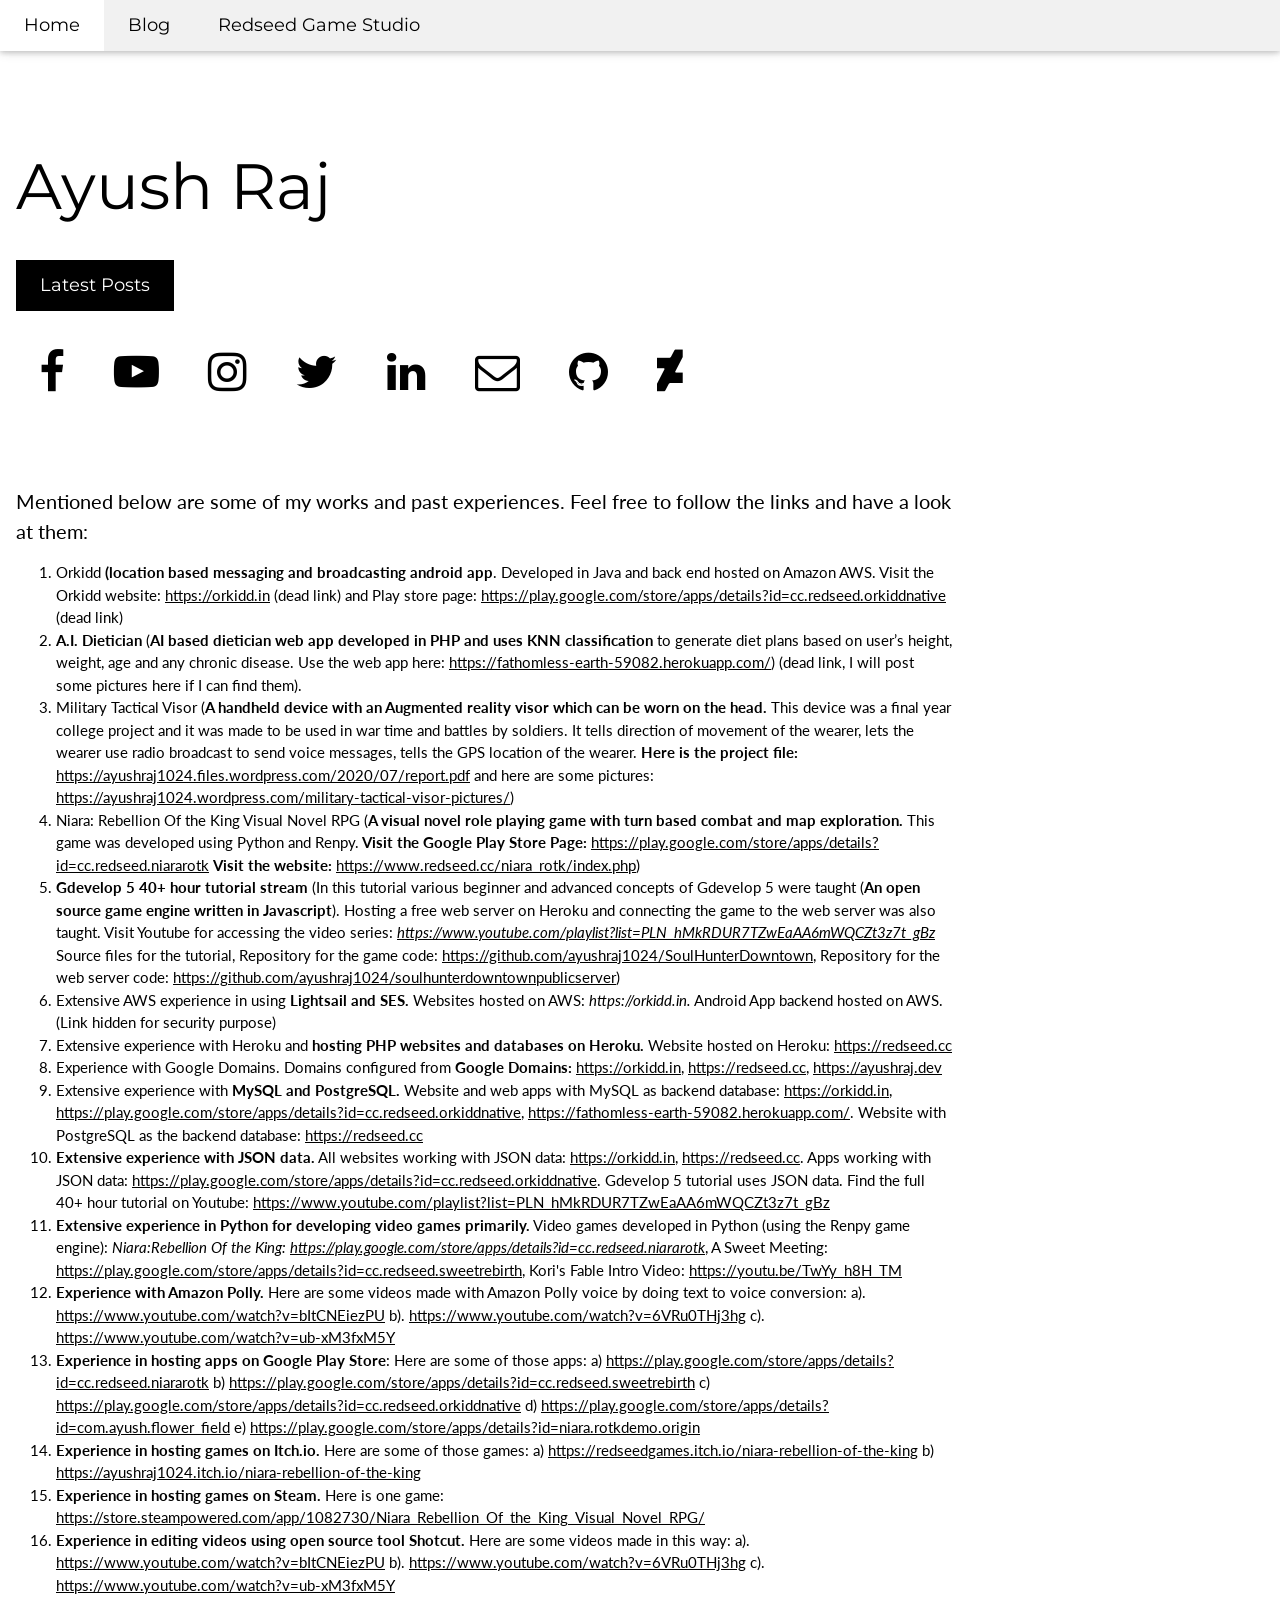
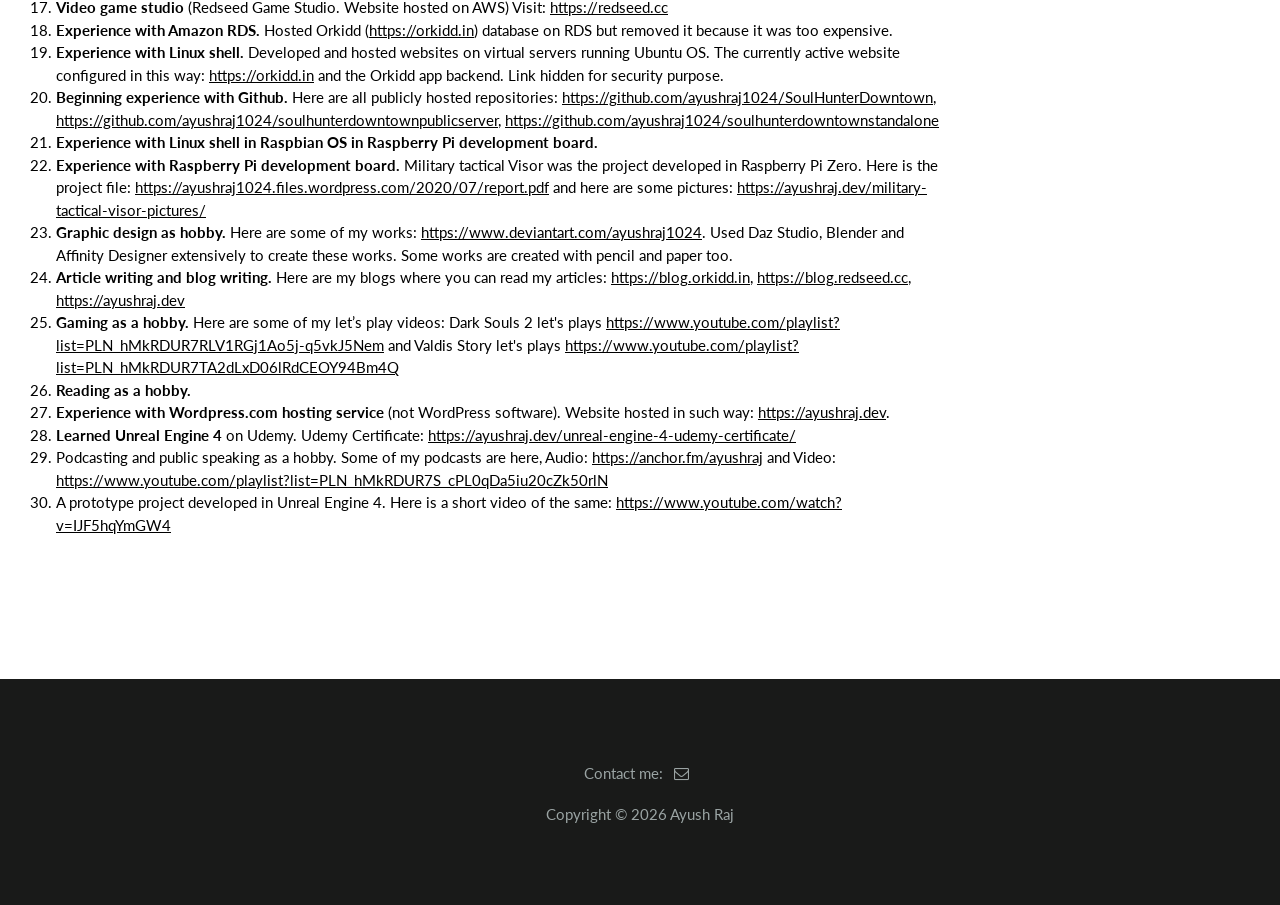
<file: index.html>
<!DOCTYPE html>
<html lang="en">
<head>
<title>Ayush Raj</title>
<meta charset="UTF-8">
<meta name="viewport" content="width=device-width, initial-scale=1">
<link rel="stylesheet" href="https://www.w3schools.com/w3css/4/w3.css">
<link rel="stylesheet" href="fontawesome.min.css">
<link rel="stylesheet" href="https://fonts.googleapis.com/css?family=Lato">
<link rel="stylesheet" href="https://fonts.googleapis.com/css?family=Montserrat">
<link rel="stylesheet" href="https://cdnjs.cloudflare.com/ajax/libs/font-awesome/4.7.0/css/font-awesome.min.css">
<style>
body,h1,h2,h3,h4,h5,h6 {font-family: "Lato", sans-serif}
.w3-bar,h1,button {font-family: "Montserrat", sans-serif}
.fa-anchor,.fa-coffee {font-size:200px}
</style>
</head>
<body style="background-color: #191A19;">

<script>
  window.onload = function() {
    document.getElementById("year").innerHTML = new Date().getFullYear();
    var slideIndex = 0;
    carousel();
    function carousel() {
      var i;
      var x = document.getElementsByClassName("mySlides");
      for (i = 0; i < x.length; i++) {
        x[i].style.display = "none";
      }
      slideIndex++;
      if (slideIndex > x.length) {slideIndex = 1}
      x[slideIndex-1].style.display = "block";
      setTimeout(carousel, 2000); // Change image every 2 seconds
  }
  }
</script>

<!-- Navbar -->
<div class="w3-top">
  <div class="w3-bar w3-light-grey w3-card w3-left-align w3-large">
    <a class="w3-bar-item w3-button w3-hide-medium w3-hide-large w3-right w3-padding-large w3-hover-white w3-large w3-light-grey" href="javascript:void(0);" onclick="myFunction()" title="Toggle Navigation Menu"><i class="fa fa-bars"></i></a>
    <a href="https://ayushraj.dev" class="w3-bar-item w3-button w3-padding-large w3-white">Home</a>
    <a href="blog/index.html" class="w3-bar-item w3-button w3-hide-small w3-padding-large w3-hover-white">Blog</a>
    <a href="https://redseed.cc" class="w3-bar-item w3-button w3-hide-small w3-padding-large w3-hover-white">Redseed Game Studio</a>
  </div>

  <!-- Navbar on small screens -->
  <div id="navDemo" class="w3-bar-block w3-light-grey w3-hide w3-hide-large w3-hide-medium w3-large">
    <a href="blog/index.html" class="w3-bar-item w3-button w3-padding-large">Blog</a>
    <a href="https://redseed.cc" class="w3-bar-item w3-button w3-padding-large">Redseed Game Studio</a>
  </div>
</div>

<!-- Header -->
<header class="w3-container w3-white" style="padding:128px 16px;">
    <div class="w3-row">
        <div class="w3-col m4 l3">
            <!-- <img src="images/without_tie.png" class="w3-image"/> -->
        </div>
        <div class="w3-col m8 l9">
            <h1 class="w3-jumbo">Ayush Raj</h1>
            <a href='blog/index.html'><button class="w3-button w3-black w3-padding-large w3-large w3-margin-top">Latest Posts</button></a>
            <div class="w3-row" style="margin-top:1em;">
                <a href='https://www.facebook.com/ayushraj1024'><i class="fa fa-facebook" aria-hidden="true" style="font-size: 3em; padding:0.5em;"></i></a>
                <a href='https://youtube.com/c/ayushraj1024'><i class="fa fa-youtube-play" aria-hidden="true" style="font-size: 3em; padding:0.5em;"></i></a>
                <a href='https://www.instagram.com/ayushraj1024/'><i class="fa fa-instagram" aria-hidden="true" style="font-size: 3em; padding:0.5em;"></i></a>
                <a href='https://twitter.com/ayushraj1024'><i class="fa fa-twitter" aria-hidden="true" style="font-size: 3em; padding:0.5em;"></i></a>
                <a href='https://www.linkedin.com/in/ayushraj1024/'><i class="fa fa-linkedin" aria-hidden="true" style="font-size: 3em; padding:0.5em;"></i></a>
                <a href='mailto://ayushraj1024@gmail.com'><i class="fa fa-envelope-o" aria-hidden="true" style="font-size: 3em; padding:0.5em;"></i></a>
                <a href='https://github.com/ayushraj1024'><i class="fa fa-github" aria-hidden="true" style="font-size: 3em; padding:0.5em;"></i></a>
                <a href='https://www.deviantart.com/ayushraj1024'><i class="fa fa-deviantart" aria-hidden="true" style="font-size: 3em; padding:0.5em;"></i></a>
            </div>
        </div>
        <div class="w3-col m8 l9" style="margin-top:4em;">
          <h4>Mentioned below are some of my works and past experiences. Feel free to follow the links and have a look at them:</h4>
          <div style="margin-top:1em;">
              <ol>
                <li>Orkidd <strong>(location based messaging and broadcasting android app</strong>. Developed in Java and back end hosted on Amazon AWS. Visit the Orkidd website: <a href="https://orkidd.in">https://orkidd.in</a> (dead link) and Play store page: <a href="https://play.google.com/store/apps/details?id=cc.redseed.orkiddnative">https://play.google.com/store/apps/details?id=cc.redseed.orkiddnative</a> (dead link)</li>
                <li><strong>A.I. Dietician</strong> (<strong>AI based dietician web app developed in PHP and uses KNN classification</strong> to generate diet plans based on user’s height, weight, age and any chronic disease. Use the web app here: <a href="https://fathomless-earth-59082.herokuapp.com/">https://fathomless-earth-59082.herokuapp.com/</a>) (dead link, I will post some pictures here if I can find them).</li>
                <li>Military Tactical Visor (<strong>A handheld device with an Augmented reality visor which can be worn on the head.</strong> This device was a final year college project and it was made to be used in war time and battles by soldiers. It tells direction of movement of the wearer, lets the wearer use radio broadcast to send voice messages, tells the GPS location of the wearer. <strong>Here is the project file: </strong><a href="https://ayushraj1024.files.wordpress.com/2020/07/report.pdf">https://ayushraj1024.files.wordpress.com/2020/07/report.pdf</a> and here are some pictures: <a href="https://ayushraj1024.wordpress.com/military-tactical-visor-pictures/">https://ayushraj1024.wordpress.com/military-tactical-visor-pictures/</a>)</li>
                <li>Niara: Rebellion Of the King Visual Novel RPG (<strong>A visual novel role playing game with turn based combat and map exploration.</strong> This game was developed using Python and Renpy.<strong> Visit the Google Play Store Page: </strong><a href="https://play.google.com/store/apps/details?id=cc.redseed.niararotk">https://play.google.com/store/apps/details?id=cc.redseed.niararotk</a> <strong>Visit the website: </strong><a href="https://www.redseed.cc/niara_rotk/index.php">https://www.redseed.cc/niara_rotk/index.php</a>)</li>
                <li><strong>Gdevelop 5 40+ hour tutorial stream</strong> (In this tutorial various beginner and advanced concepts of Gdevelop 5 were taught (<strong>An open source game engine written in Javascript</strong>). Hosting a free web server on Heroku and connecting the game to the web server was also taught. Visit Youtube for accessing the video series:<em> <a href="https://www.youtube.com/playlist?list=PLN_hMkRDUR7TZwEaAA6mWQCZt3z7t_gBz">https://www.youtube.com/playlist?list=PLN_hMkRDUR7TZwEaAA6mWQCZt3z7t_gBz</a></em> Source files for the tutorial, Repository for the game code: <a href="https://github.com/ayushraj1024/SoulHunterDowntown">https://github.com/ayushraj1024/SoulHunterDowntown</a>, Repository for the web server code: <a href="https://github.com/ayushraj1024/soulhunterdowntownpublicserver">https://github.com/ayushraj1024/soulhunterdowntownpublicserver</a>)</li>
                <li>Extensive AWS experience in using<strong> Lightsail and SES. </strong>Websites hosted on AWS: <em>https://orkidd.in.</em> Android App backend hosted on AWS. (Link hidden for security purpose)</li>
                <li>Extensive experience with Heroku and <strong>hosting PHP websites and databases on Heroku.</strong> Website hosted on Heroku: <a href="https://redseed.cc">https://redseed.cc</a></li>
                <li>Experience with Google Domains. Domains configured from <strong>Google Domains:</strong> <a href="https://orkidd.in">https://orkidd.in</a>, <a href="https://redseed.cc">https://redseed.cc</a>, <a href="https://ayushraj.dev">https://ayushraj.dev</a></li>
                <li>Extensive experience with <strong>MySQL and PostgreSQL.</strong> Website and web apps with MySQL as backend database: <a href="https://orkidd.in">https://orkidd.in</a>, <a href="https://play.google.com/store/apps/details?id=cc.redseed.orkiddnative">https://play.google.com/store/apps/details?id=cc.redseed.orkiddnative</a>, <a href="https://fathomless-earth-59082.herokuapp.com/">https://fathomless-earth-59082.herokuapp.com/</a>. Website with PostgreSQL as the backend database: <a href="https://redseed.cc">https://redseed.cc</a></li>
                <li><strong>Extensive experience with JSON data.</strong> All websites working with JSON data: <a href="https://orkidd.in">https://orkidd.in</a>, <a href="https://redseed.cc">https://redseed.cc</a>. Apps working with JSON data: <a href="https://play.google.com/store/apps/details?id=cc.redseed.orkiddnative">https://play.google.com/store/apps/details?id=cc.redseed.orkiddnative</a>. Gdevelop 5 tutorial uses JSON data. Find the full 40+ hour tutorial on Youtube: <a href="https://www.youtube.com/playlist?list=PLN_hMkRDUR7TZwEaAA6mWQCZt3z7t_gBz">https://www.youtube.com/playlist?list=PLN_hMkRDUR7TZwEaAA6mWQCZt3z7t_gBz</a></li>
                <li><strong>Extensive experience in Python for developing video games primarily.</strong> Video games developed in Python (using the Renpy game engine): <em>Niara:Rebellion Of the King: <a href="https://play.google.com/store/apps/details?id=cc.redseed.niararotk">https://play.google.com/store/apps/details?id=cc.redseed.niararotk</a></em>, A Sweet Meeting: <a href="https://play.google.com/store/apps/details?id=cc.redseed.sweetrebirth">https://play.google.com/store/apps/details?id=cc.redseed.sweetrebirth</a>, Kori's Fable Intro Video: <a href="https://youtu.be/TwYy_h8H_TM">https://youtu.be/TwYy_h8H_TM</a></li>
                <li><strong>Experience with Amazon Polly.</strong> Here are some videos made with Amazon Polly voice by doing text to voice conversion: a). <a href="https://www.youtube.com/watch?v=bItCNEiezPU">https://www.youtube.com/watch?v=bItCNEiezPU</a> b). <a href="https://www.youtube.com/watch?v=6VRu0THj3hg">https://www.youtube.com/watch?v=6VRu0THj3hg</a> c). <a href="https://www.youtube.com/watch?v=ub-xM3fxM5Y">https://www.youtube.com/watch?v=ub-xM3fxM5Y</a></li>
                <li><strong>Experience in hosting apps on Google Play Store</strong>: Here are some of those apps: a) <a href="https://play.google.com/store/apps/details?id=cc.redseed.niararotk">https://play.google.com/store/apps/details?id=cc.redseed.niararotk</a> b) <a href="https://play.google.com/store/apps/details?id=cc.redseed.sweetrebirth">https://play.google.com/store/apps/details?id=cc.redseed.sweetrebirth</a> c) <a href="https://play.google.com/store/apps/details?id=cc.redseed.orkiddnative">https://play.google.com/store/apps/details?id=cc.redseed.orkiddnative</a> d) <a href="https://play.google.com/store/apps/details?id=com.ayush.flower_field">https://play.google.com/store/apps/details?id=com.ayush.flower_field</a> e) <a href="https://play.google.com/store/apps/details?id=niara.rotkdemo.origin">https://play.google.com/store/apps/details?id=niara.rotkdemo.origin</a></li>
                <li><strong>Experience in hosting games on Itch.io.</strong> Here are some of those games: a) <a href="https://redseedgames.itch.io/niara-rebellion-of-the-king">https://redseedgames.itch.io/niara-rebellion-of-the-king</a> b) <a href="https://ayushraj1024.itch.io/niara-rebellion-of-the-king">https://ayushraj1024.itch.io/niara-rebellion-of-the-king</a></li>
                <li><strong>Experience in hosting games on Steam.</strong> Here is one game: <a href="https://store.steampowered.com/app/1082730/Niara_Rebellion_Of_the_King_Visual_Novel_RPG/">https://store.steampowered.com/app/1082730/Niara_Rebellion_Of_the_King_Visual_Novel_RPG/</a></li>
                <li><strong>Experience in editing videos using open source tool Shotcut. </strong>Here are some videos made in this way: a). <a href="https://www.youtube.com/watch?v=bItCNEiezPU">https://www.youtube.com/watch?v=bItCNEiezPU</a> b). <a href="https://www.youtube.com/watch?v=6VRu0THj3hg">https://www.youtube.com/watch?v=6VRu0THj3hg</a> c). <a href="https://www.youtube.com/watch?v=ub-xM3fxM5Y">https://www.youtube.com/watch?v=ub-xM3fxM5Y</a></li>
                <li><strong>Video game studio</strong> (Redseed Game Studio. Website hosted on AWS) Visit: <a href="https://redseed.cc">https://redseed.cc</a></li>
                <li><strong>Experience with Amazon RDS.</strong> Hosted Orkidd (<a href="https://orkidd.in">https://orkidd.in</a>) database on RDS but removed it because it was too expensive.</li>
                <li><strong>Experience with Linux shell.</strong> Developed and hosted websites on virtual servers running Ubuntu OS. The currently active website configured in this way: <a href="https://orkidd.in">https://orkidd.in</a> and the Orkidd app backend. Link hidden for security purpose.</li>
                <li><strong>Beginning experience with Github.</strong> Here are all publicly hosted repositories: <a href="https://github.com/ayushraj1024/SoulHunterDowntown">https://github.com/ayushraj1024/SoulHunterDowntown</a>, <a href="https://github.com/ayushraj1024/soulhunterdowntownpublicserver">https://github.com/ayushraj1024/soulhunterdowntownpublicserver</a>, <a href="https://github.com/ayushraj1024/soulhunterdowntownstandalone">https://github.com/ayushraj1024/soulhunterdowntownstandalone</a></li>
                <li><strong>Experience with Linux shell in Raspbian OS in Raspberry Pi development board.</strong></li>
                <li><strong>Experience with Raspberry Pi development board.</strong> Military tactical Visor was the project developed in Raspberry Pi Zero. Here is the project file: <a href="https://ayushraj1024.files.wordpress.com/2020/07/report.pdf">https://ayushraj1024.files.wordpress.com/2020/07/report.pdf</a> and here are some pictures: <a href="https://ayushraj.dev/military-tactical-visor-pictures/">https://ayushraj.dev/military-tactical-visor-pictures/</a></li>
                <li><strong>Graphic design as hobby.</strong> Here are some of my works: <a href="https://www.deviantart.com/ayushraj1024">https://www.deviantart.com/ayushraj1024</a>. Used Daz Studio, Blender and Affinity Designer extensively to create these works. Some works are created with pencil and paper too.</li>
                <li><strong>Article writing and blog writing.</strong> Here are my blogs where you can read my articles: <a href="https://blog.orkidd.in">https://blog.orkidd.in</a>, <a href="https://blog.redseed.cc">https://blog.redseed.cc</a>, <a href="https://ayushraj.dev">https://ayushraj.dev</a></li>
                <li><strong>Gaming as a hobby.</strong> Here are some of my let’s play videos: Dark Souls 2 let's plays <a href="https://www.youtube.com/playlist?list=PLN_hMkRDUR7RLV1RGj1Ao5j-q5vkJ5Nem">https://www.youtube.com/playlist?list=PLN_hMkRDUR7RLV1RGj1Ao5j-q5vkJ5Nem</a> and Valdis Story let's plays <a href="https://www.youtube.com/playlist?list=PLN_hMkRDUR7TA2dLxD06lRdCEOY94Bm4Q">https://www.youtube.com/playlist?list=PLN_hMkRDUR7TA2dLxD06lRdCEOY94Bm4Q</a></li>
                <li><strong>Reading as a hobby.</strong></li>
                <li><strong>Experience with Wordpress.com hosting service</strong> (not WordPress software). Website hosted in such way: <a href="https://ayushraj.dev">https://ayushraj.dev</a>.</li>
                <li><strong>Learned Unreal Engine 4</strong> on Udemy. Udemy Certificate: <a href="https://ayushraj.dev/unreal-engine-4-udemy-certificate/">https://ayushraj.dev/unreal-engine-4-udemy-certificate/</a></li>
                <li>Podcasting and public speaking as a hobby. Some of my podcasts are here, Audio: <a href="https://anchor.fm/ayushraj">https://anchor.fm/ayushraj</a> and Video: <a href="https://www.youtube.com/playlist?list=PLN_hMkRDUR7S_cPL0qDa5iu20cZk50rlN">https://www.youtube.com/playlist?list=PLN_hMkRDUR7S_cPL0qDa5iu20cZk50rlN</a></li>
                <li>A prototype project developed in Unreal Engine 4. Here is a short video of the same: <a href="https://www.youtube.com/watch?v=IJF5hqYmGW4">https://www.youtube.com/watch?v=IJF5hqYmGW4</a></li>
              </ol>
          </div>
      </div>
    </div>
</header>

<!-- First Grid -->
<!-- <div class="w3-row-padding w3-padding-64 w3-container">
  <div class="w3-content">
      <p style="color:azure;">I used to have a cloudGIS and Geoserver but now I don't. This site is hosted on Github Pages. Thank you Mircrosoft for helping us poor people. Lol.</p>
      <p style="color:azure;">Contact me: <a href='mailto://ayushraj1024@gmail.com'><i class="fa fa-envelope-o" aria-hidden="true" style="font-size: 1em; padding:0.5em;"></i></a> </p>
  </div>
</div> -->

<!-- Second Grid -->
<!--<div class="w3-row-padding w3-light-grey w3-padding-64 w3-container">
  <div class="w3-content">
    <div class="w3-third w3-center">
      <i class="fa fa-coffee w3-padding-64 w3-text-red w3-margin-right"></i>
    </div>

    <div class="w3-twothird">
      <h1>Lorem Ipsum</h1>
      <h5 class="w3-padding-32">Lorem ipsum dolor sit amet, consectetur adipiscing elit, sed do eiusmod tempor incididunt ut labore et dolore magna aliqua. Ut enim ad minim veniam, quis nostrud exercitation ullamco laboris nisi ut aliquip ex ea commodo consequat.</h5>

      <p class="w3-text-grey">Lorem ipsum dolor sit amet, consectetur adipiscing elit, sed do eiusmod tempor incididunt ut labore et dolore magna aliqua. Ut enim ad minim veniam, quis nostrud exercitation ullamco laboris nisi ut aliquip ex ea commodo consequat. Excepteur sint
        occaecat cupidatat non proident, sunt in culpa qui officia deserunt mollit anim id est laborum consectetur adipiscing elit, sed do eiusmod tempor incididunt ut labore et dolore magna aliqua. Ut enim ad minim veniam, quis nostrud exercitation ullamco
        laboris nisi ut aliquip ex ea commodo consequat.</p>
    </div>
  </div>
</div>

<div class="w3-container w3-black w3-center w3-opacity w3-padding-64">
    <h1 class="w3-margin w3-xlarge">Quote of the day: live life</h1>
</div>-->

<!-- Footer -->
<footer class="w3-container w3-padding-64 w3-center w3-opacity">  
 <p style="color:azure;">Contact me: <a href='mailto://ayushraj1024@gmail.com'><i class="fa fa-envelope-o" aria-hidden="true" style="font-size: 1em; padding:0.5em;"></i></a> </p>
 <p style="color:azure">Copyright © <span id="year"></span> Ayush Raj</p>
</footer>

<script>
// Used to toggle the menu on small screens when clicking on the menu button
function myFunction() {
  var x = document.getElementById("navDemo");
  if (x.className.indexOf("w3-show") == -1) {
    x.className += " w3-show";
  } else { 
    x.className = x.className.replace(" w3-show", "");
  }
}
</script>

</body>
</html>
</file>
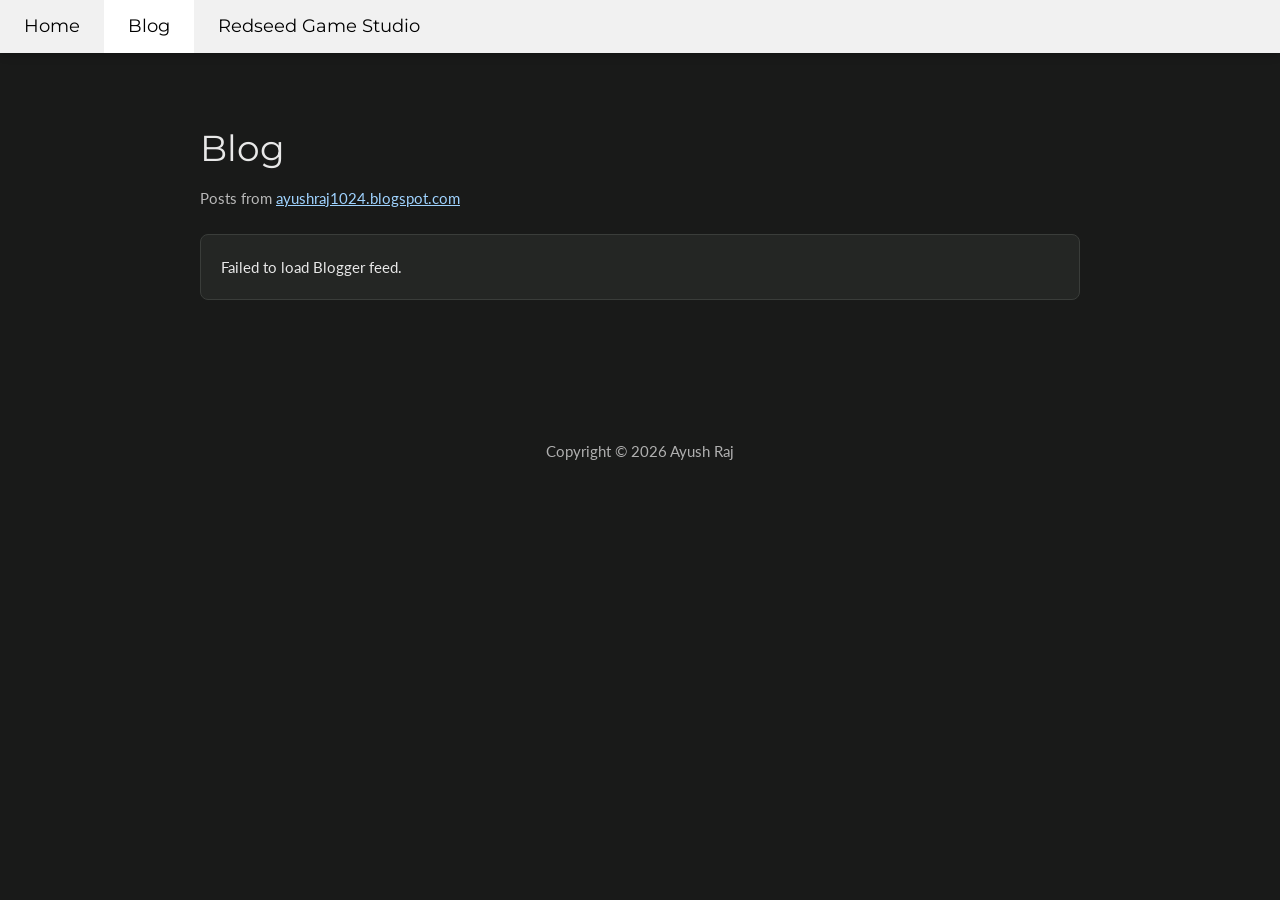
<file: blog/index.html>
<!DOCTYPE html>
<html lang="en">
<head>
  <title>Blog | Ayush Raj</title>
  <meta charset="UTF-8">
  <meta name="viewport" content="width=device-width, initial-scale=1">
  <meta name="description" content="Blog posts by Ayush Raj on software, game development, and technology.">
  <link rel="stylesheet" href="https://www.w3schools.com/w3css/4/w3.css">
  <link rel="stylesheet" href="https://fonts.googleapis.com/css?family=Lato">
  <link rel="stylesheet" href="https://fonts.googleapis.com/css?family=Montserrat">
  <link rel="stylesheet" href="https://cdnjs.cloudflare.com/ajax/libs/font-awesome/4.7.0/css/font-awesome.min.css">
  <link rel="stylesheet" href="blog.css">
  <style>
    body, h1, h2, h3, h4, h5, h6 { font-family: "Lato", sans-serif; }
    .w3-bar, h1, button { font-family: "Montserrat", sans-serif; }
  </style>
</head>
<body>
  <div class="w3-top">
    <div class="w3-bar w3-light-grey w3-card w3-left-align w3-large">
      <a class="w3-bar-item w3-button w3-hide-medium w3-hide-large w3-right w3-padding-large w3-hover-white w3-large w3-light-grey" href="javascript:void(0);" onclick="toggleNav()" title="Toggle Navigation Menu"><i class="fa fa-bars"></i></a>
      <a href="../index.html" class="w3-bar-item w3-button w3-padding-large w3-hover-white">Home</a>
      <a href="index.html" class="w3-bar-item w3-button w3-padding-large w3-white">Blog</a>
      <a href="https://redseed.cc" class="w3-bar-item w3-button w3-hide-small w3-padding-large w3-hover-white">Redseed Game Studio</a>
    </div>

    <div id="navDemo" class="w3-bar-block w3-light-grey w3-hide w3-hide-large w3-hide-medium w3-large">
      <a href="../index.html" class="w3-bar-item w3-button w3-padding-large">Home</a>
      <a href="index.html" class="w3-bar-item w3-button w3-padding-large">Blog</a>
      <a href="https://redseed.cc" class="w3-bar-item w3-button w3-padding-large">Redseed Game Studio</a>
    </div>
  </div>

  <main class="blog-shell">
    <header class="blog-header">
      <h1>Blog</h1>
      <p>Posts from <a href="https://ayushraj1024.blogspot.com/" target="_blank" rel="noopener noreferrer">ayushraj1024.blogspot.com</a></p>
    </header>

    <div id="status" class="status-box">Loading posts...</div>
    <section id="posts"></section>
    <nav id="pagination" class="pagination" hidden></nav>
  </main>

  <footer class="w3-container w3-padding-32 w3-center" style="color: #b0b0b0;">
    <p>Copyright © <span id="year"></span> Ayush Raj</p>
  </footer>

  <script src="config.js"></script>
  <script src="blogger.js"></script>
  <script>
    function toggleNav() {
      var nav = document.getElementById("navDemo");
      if (nav.className.indexOf("w3-show") === -1) {
        nav.className += " w3-show";
      } else {
        nav.className = nav.className.replace(" w3-show", "");
      }
    }

    function renderLabels(labels) {
      if (!labels.length) {
        return "";
      }
      return '<div class="label-row">' + labels.slice(0, 5).map(function (label) {
        return '<span class="label-chip">' + escapeHtml(label) + "</span>";
      }).join("") + "</div>";
    }

    function escapeHtml(value) {
      return String(value)
        .replace(/&/g, "&amp;")
        .replace(/</g, "&lt;")
        .replace(/>/g, "&gt;")
        .replace(/"/g, "&quot;")
        .replace(/'/g, "&#39;");
    }

    function renderPosts(posts) {
      var container = document.getElementById("posts");
      if (!posts.length) {
        container.innerHTML = "";
        return;
      }

      container.innerHTML = posts.map(function (post) {
        var excerpt = post.excerpt ? escapeHtml(post.excerpt) + (post.excerpt.length >= 220 ? "..." : "") : "";
        return (
          '<article class="post-card">' +
            "<h2><a href=\"" + BloggerFeed.buildPostUrl(post.id) + "\">" + escapeHtml(post.title) + "</a></h2>" +
            '<div class="post-meta">' + escapeHtml(BloggerFeed.formatDate(post.published)) + "</div>" +
            (excerpt ? '<p class="post-excerpt">' + excerpt + "</p>" : "") +
            '<a class="read-more" href="' + BloggerFeed.buildPostUrl(post.id) + '">Read post</a>' +
            renderLabels(post.labels) +
          "</article>"
        );
      }).join("");
    }

    function renderPagination(result, page, totalPages) {
      var nav = document.getElementById("pagination");
      if (totalPages <= 1) {
        nav.hidden = true;
        return;
      }

      nav.hidden = false;
      var prevPage = page > 1 ? page - 1 : null;
      var nextPage = page < totalPages ? page + 1 : null;

      nav.innerHTML =
        (prevPage
          ? '<a href="' + BloggerFeed.buildPageUrl(prevPage) + '">&larr; Newer posts</a>'
          : '<span class="disabled">&larr; Newer posts</span>') +
        "<span>Page " + page + " of " + totalPages + "</span>" +
        (nextPage
          ? '<a href="' + BloggerFeed.buildPageUrl(nextPage) + '">Older posts &rarr;</a>'
          : '<span class="disabled">Older posts &rarr;</span>');
    }

    function loadPosts() {
      var config = window.BLOG_CONFIG;
      var page = BloggerFeed.getPageFromQuery(1);
      var startIndex = ((page - 1) * config.postsPerPage) + 1;
      var status = document.getElementById("status");

      status.textContent = "Loading posts...";
      status.hidden = false;

      BloggerFeed.fetchPosts({
        maxResults: config.postsPerPage,
        startIndex: startIndex,
      }).then(function (result) {
        var totalPages = Math.max(1, Math.ceil(result.total / config.postsPerPage));
        if (page > totalPages) {
          window.location.replace(BloggerFeed.buildPageUrl(totalPages));
          return;
        }

        status.hidden = true;
        renderPosts(result.posts);
        renderPagination(result, page, totalPages);
      }).catch(function (error) {
        status.textContent = error.message || "Could not load blog posts.";
      });
    }

    document.getElementById("year").textContent = new Date().getFullYear();
    loadPosts();
  </script>
</body>
</html>
</file>
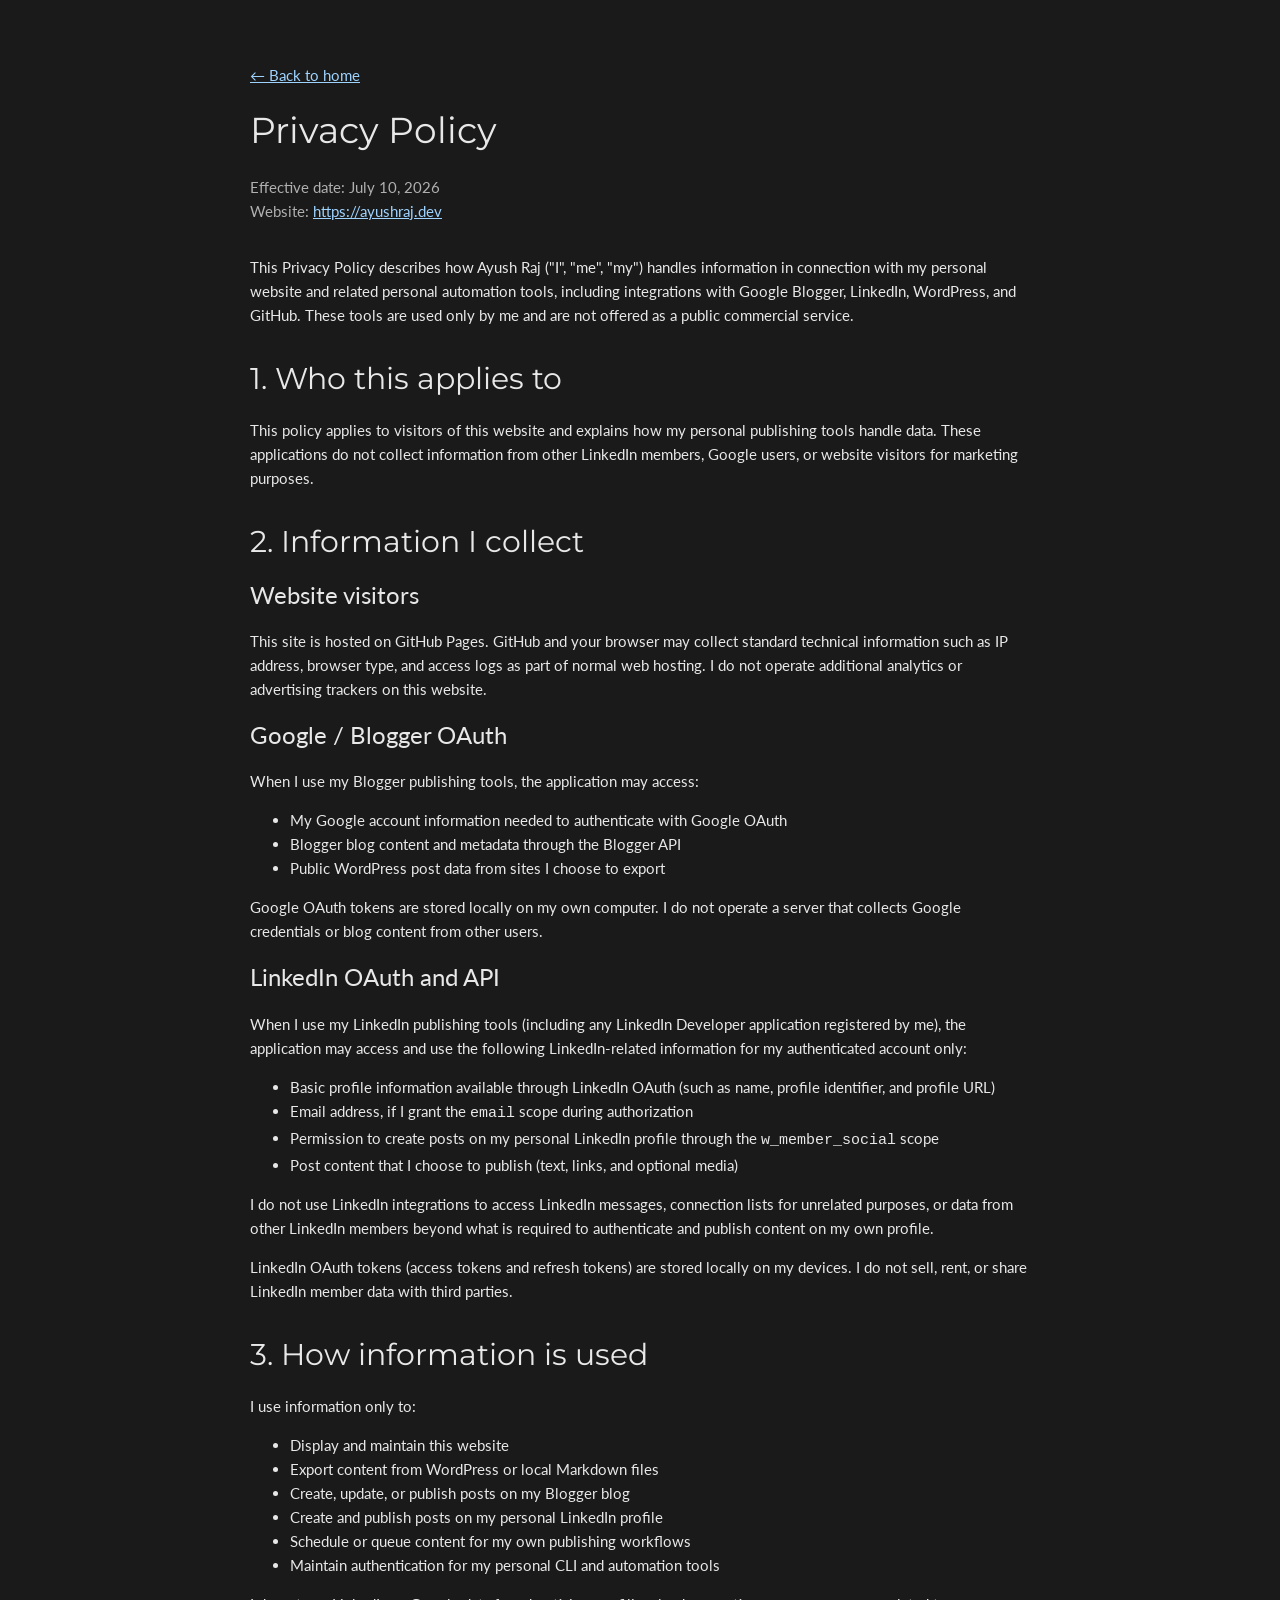
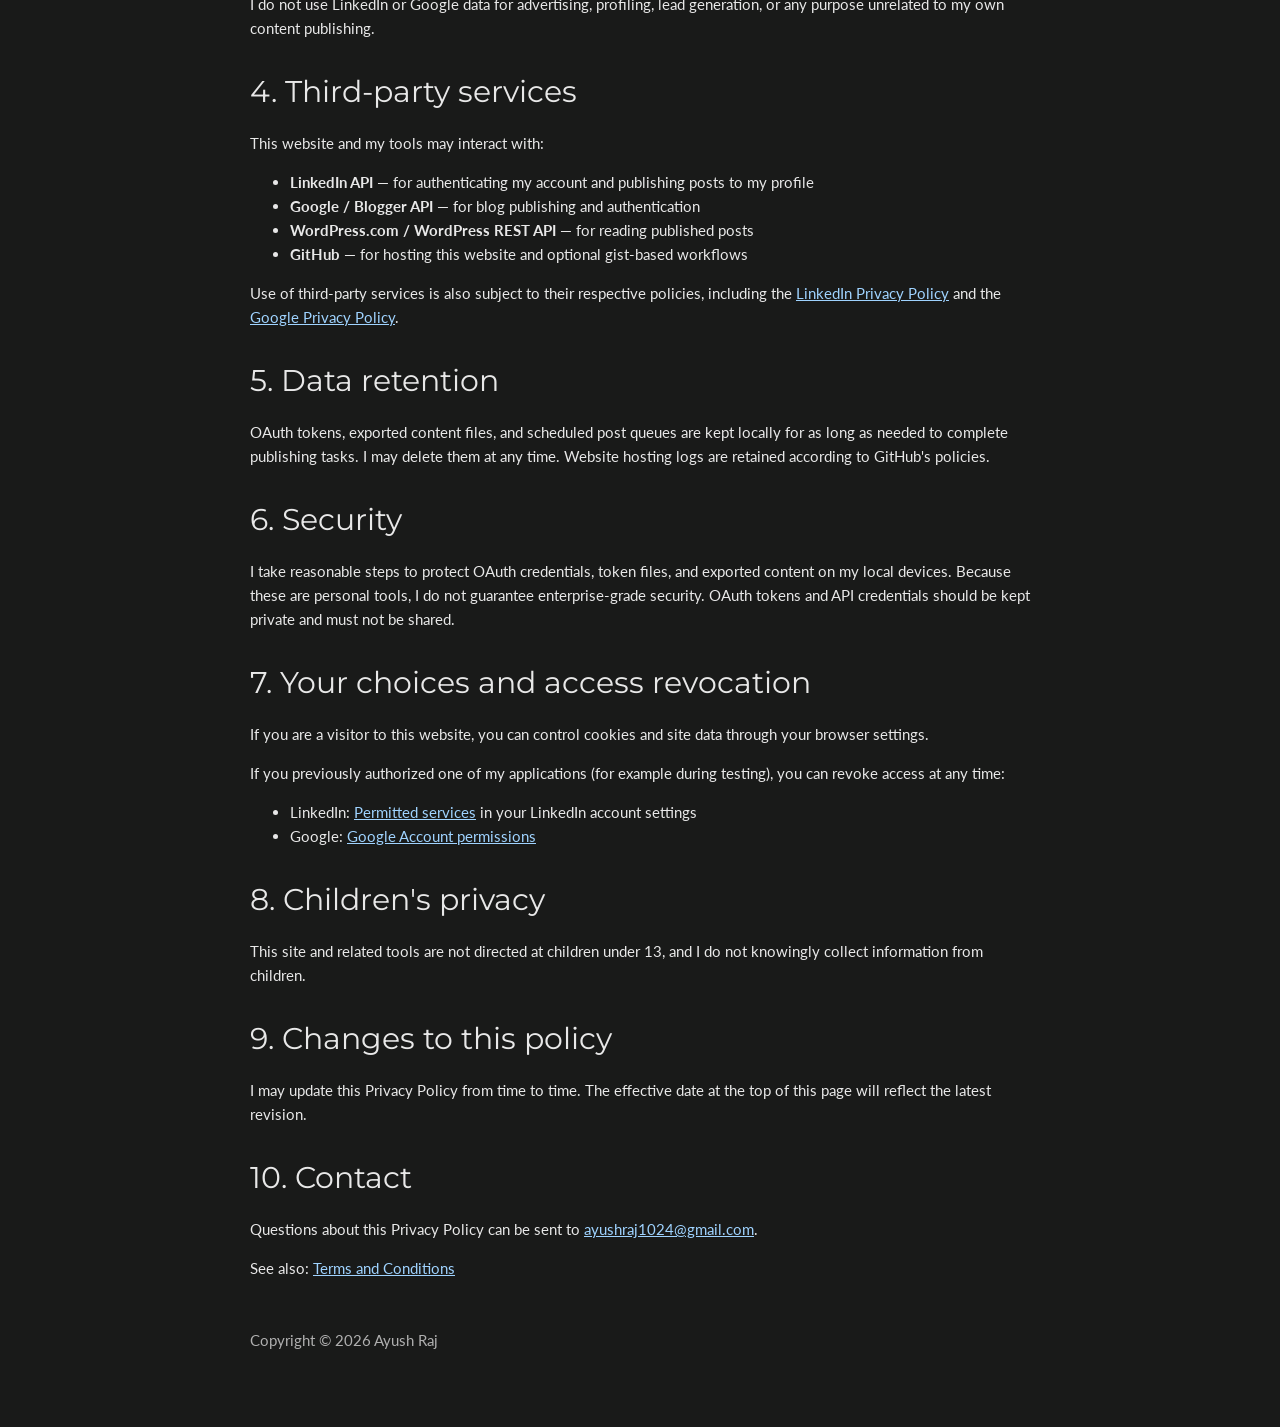
<file: privacy-policy.html>
<!DOCTYPE html>
<html lang="en">
<head>
  <title>Privacy Policy | Ayush Raj</title>
  <meta charset="UTF-8">
  <meta name="viewport" content="width=device-width, initial-scale=1">
  <link rel="stylesheet" href="https://www.w3schools.com/w3css/4/w3.css">
  <link rel="stylesheet" href="https://fonts.googleapis.com/css?family=Lato">
  <link rel="stylesheet" href="https://fonts.googleapis.com/css?family=Montserrat">
  <style>
    body, h1, h2, h3, p, li { font-family: "Lato", sans-serif; }
    h1, h2 { font-family: "Montserrat", sans-serif; }
    body { background-color: #191A19; color: #e8e8e8; line-height: 1.6; }
    a { color: #9fd3ff; }
    .legal-page { max-width: 820px; margin: 0 auto; padding: 48px 20px 64px; }
    .legal-meta { color: #b0b0b0; margin-bottom: 32px; }
    .legal-section { margin-top: 28px; }
  </style>
</head>
<body>
  <main class="legal-page">
    <p><a href="index.html">← Back to home</a></p>

    <h1>Privacy Policy</h1>
    <p class="legal-meta">
      Effective date: July 10, 2026<br>
      Website: <a href="https://ayushraj.dev">https://ayushraj.dev</a>
    </p>

    <p>
      This Privacy Policy describes how Ayush Raj ("I", "me", "my") handles information
      in connection with my personal website and related personal automation tools,
      including integrations with Google Blogger, LinkedIn, WordPress, and GitHub.
      These tools are used only by me and are not offered as a public commercial service.
    </p>

    <section class="legal-section">
      <h2>1. Who this applies to</h2>
      <p>
        This policy applies to visitors of this website and explains how my personal
        publishing tools handle data. These applications do not collect information from
        other LinkedIn members, Google users, or website visitors for marketing purposes.
      </p>
    </section>

    <section class="legal-section">
      <h2>2. Information I collect</h2>

      <h3>Website visitors</h3>
      <p>
        This site is hosted on GitHub Pages. GitHub and your browser may collect standard
        technical information such as IP address, browser type, and access logs as part of
        normal web hosting. I do not operate additional analytics or advertising trackers
        on this website.
      </p>

      <h3>Google / Blogger OAuth</h3>
      <p>
        When I use my Blogger publishing tools, the application may access:
      </p>
      <ul>
        <li>My Google account information needed to authenticate with Google OAuth</li>
        <li>Blogger blog content and metadata through the Blogger API</li>
        <li>Public WordPress post data from sites I choose to export</li>
      </ul>
      <p>
        Google OAuth tokens are stored locally on my own computer. I do not operate a
        server that collects Google credentials or blog content from other users.
      </p>

      <h3>LinkedIn OAuth and API</h3>
      <p>
        When I use my LinkedIn publishing tools (including any LinkedIn Developer
        application registered by me), the application may access and use the following
        LinkedIn-related information for my authenticated account only:
      </p>
      <ul>
        <li>Basic profile information available through LinkedIn OAuth (such as name, profile identifier, and profile URL)</li>
        <li>Email address, if I grant the <code>email</code> scope during authorization</li>
        <li>Permission to create posts on my personal LinkedIn profile through the <code>w_member_social</code> scope</li>
        <li>Post content that I choose to publish (text, links, and optional media)</li>
      </ul>
      <p>
        I do not use LinkedIn integrations to access LinkedIn messages, connection lists
        for unrelated purposes, or data from other LinkedIn members beyond what is required
        to authenticate and publish content on my own profile.
      </p>
      <p>
        LinkedIn OAuth tokens (access tokens and refresh tokens) are stored locally on
        my devices. I do not sell, rent, or share LinkedIn member data with third parties.
      </p>
    </section>

    <section class="legal-section">
      <h2>3. How information is used</h2>
      <p>I use information only to:</p>
      <ul>
        <li>Display and maintain this website</li>
        <li>Export content from WordPress or local Markdown files</li>
        <li>Create, update, or publish posts on my Blogger blog</li>
        <li>Create and publish posts on my personal LinkedIn profile</li>
        <li>Schedule or queue content for my own publishing workflows</li>
        <li>Maintain authentication for my personal CLI and automation tools</li>
      </ul>
      <p>
        I do not use LinkedIn or Google data for advertising, profiling, lead generation,
        or any purpose unrelated to my own content publishing.
      </p>
    </section>

    <section class="legal-section">
      <h2>4. Third-party services</h2>
      <p>This website and my tools may interact with:</p>
      <ul>
        <li><strong>LinkedIn API</strong> — for authenticating my account and publishing posts to my profile</li>
        <li><strong>Google / Blogger API</strong> — for blog publishing and authentication</li>
        <li><strong>WordPress.com / WordPress REST API</strong> — for reading published posts</li>
        <li><strong>GitHub</strong> — for hosting this website and optional gist-based workflows</li>
      </ul>
      <p>
        Use of third-party services is also subject to their respective policies, including
        the <a href="https://www.linkedin.com/legal/privacy-policy">LinkedIn Privacy Policy</a>
        and the <a href="https://policies.google.com/privacy">Google Privacy Policy</a>.
      </p>
    </section>

    <section class="legal-section">
      <h2>5. Data retention</h2>
      <p>
        OAuth tokens, exported content files, and scheduled post queues are kept locally
        for as long as needed to complete publishing tasks. I may delete them at any time.
        Website hosting logs are retained according to GitHub's policies.
      </p>
    </section>

    <section class="legal-section">
      <h2>6. Security</h2>
      <p>
        I take reasonable steps to protect OAuth credentials, token files, and exported
        content on my local devices. Because these are personal tools, I do not guarantee
        enterprise-grade security. OAuth tokens and API credentials should be kept private
        and must not be shared.
      </p>
    </section>

    <section class="legal-section">
      <h2>7. Your choices and access revocation</h2>
      <p>
        If you are a visitor to this website, you can control cookies and site data through
        your browser settings.
      </p>
      <p>
        If you previously authorized one of my applications (for example during testing),
        you can revoke access at any time:
      </p>
      <ul>
        <li>
          LinkedIn:
          <a href="https://www.linkedin.com/psettings/permitted-services">Permitted services</a>
          in your LinkedIn account settings
        </li>
        <li>
          Google:
          <a href="https://myaccount.google.com/permissions">Google Account permissions</a>
        </li>
      </ul>
    </section>

    <section class="legal-section">
      <h2>8. Children's privacy</h2>
      <p>
        This site and related tools are not directed at children under 13, and I do not
        knowingly collect information from children.
      </p>
    </section>

    <section class="legal-section">
      <h2>9. Changes to this policy</h2>
      <p>
        I may update this Privacy Policy from time to time. The effective date at the top
        of this page will reflect the latest revision.
      </p>
    </section>

    <section class="legal-section">
      <h2>10. Contact</h2>
      <p>
        Questions about this Privacy Policy can be sent to
        <a href="mailto:ayushraj1024@gmail.com">ayushraj1024@gmail.com</a>.
      </p>
      <p>
        See also: <a href="terms-and-conditions.html">Terms and Conditions</a>
      </p>
    </section>

    <footer style="margin-top: 48px; color: #b0b0b0;">
      <p>Copyright © 2026 Ayush Raj</p>
    </footer>
  </main>
</body>
</html>
</file>
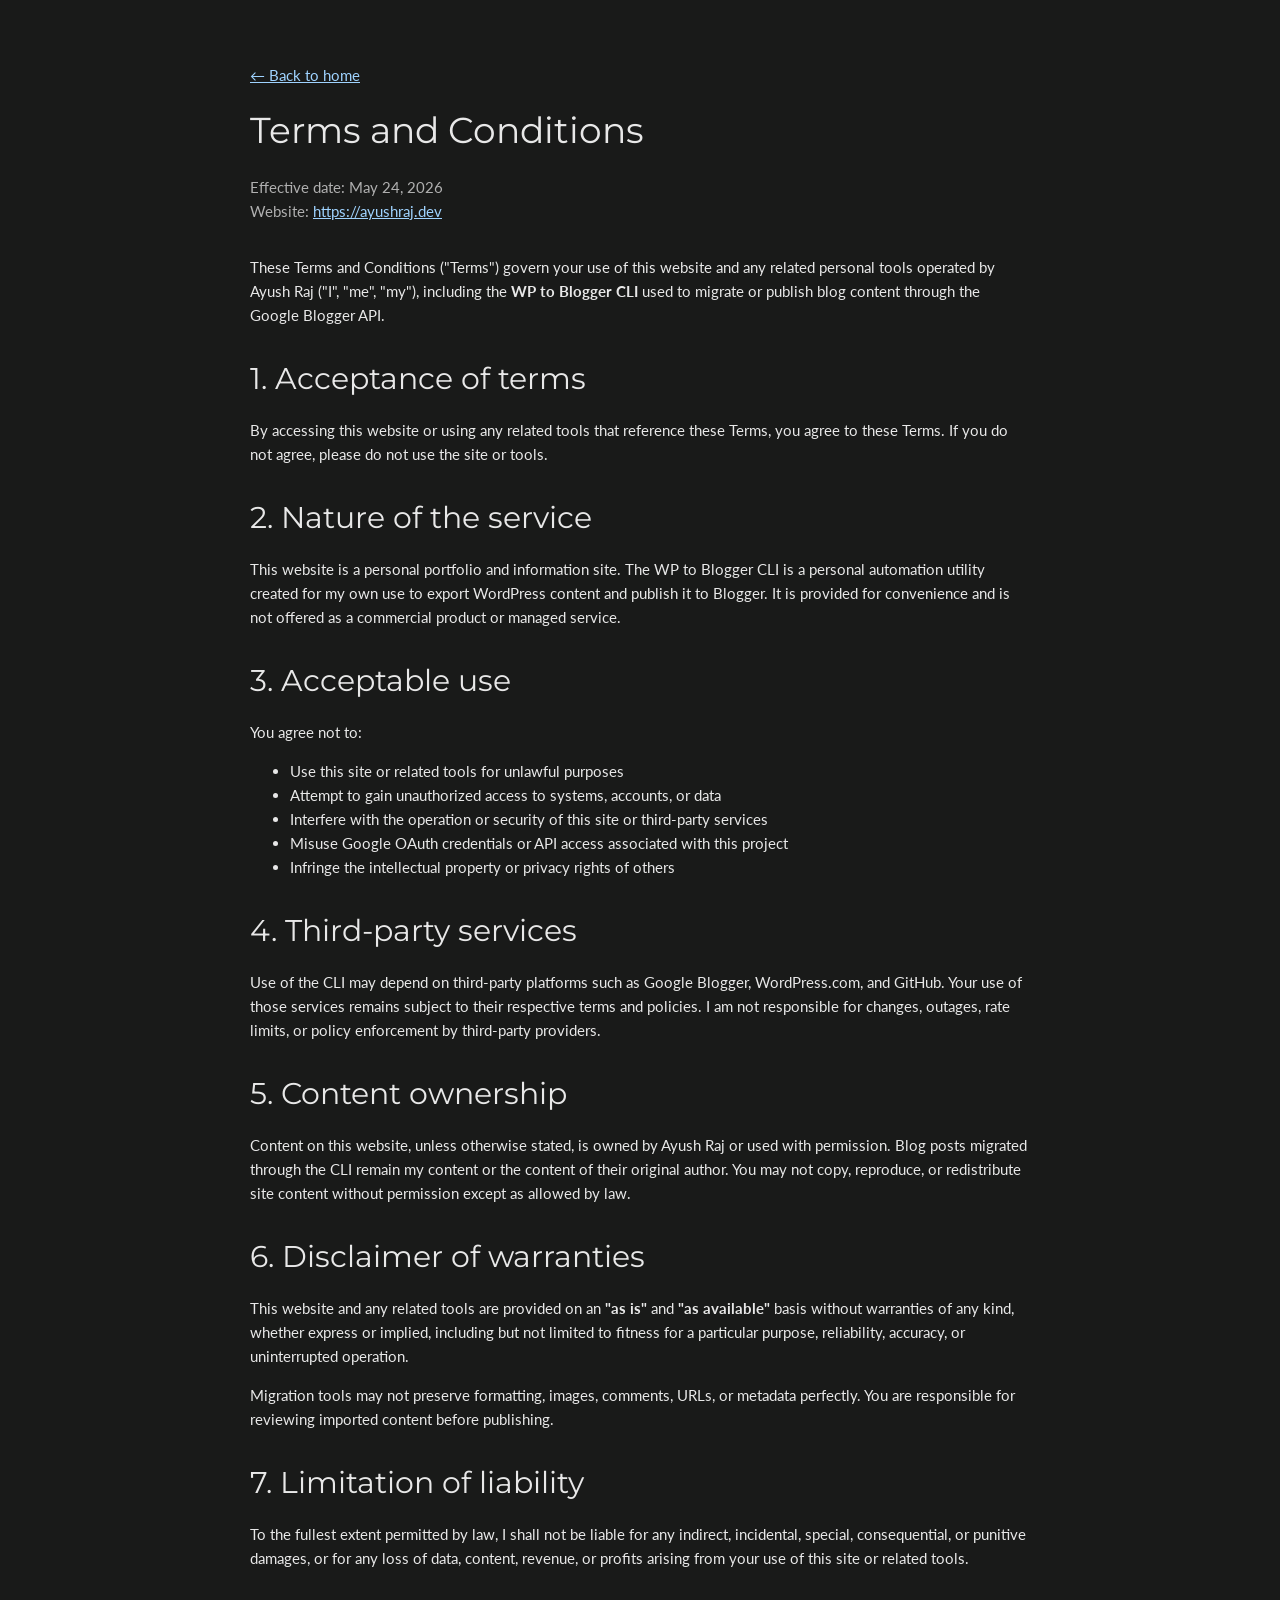
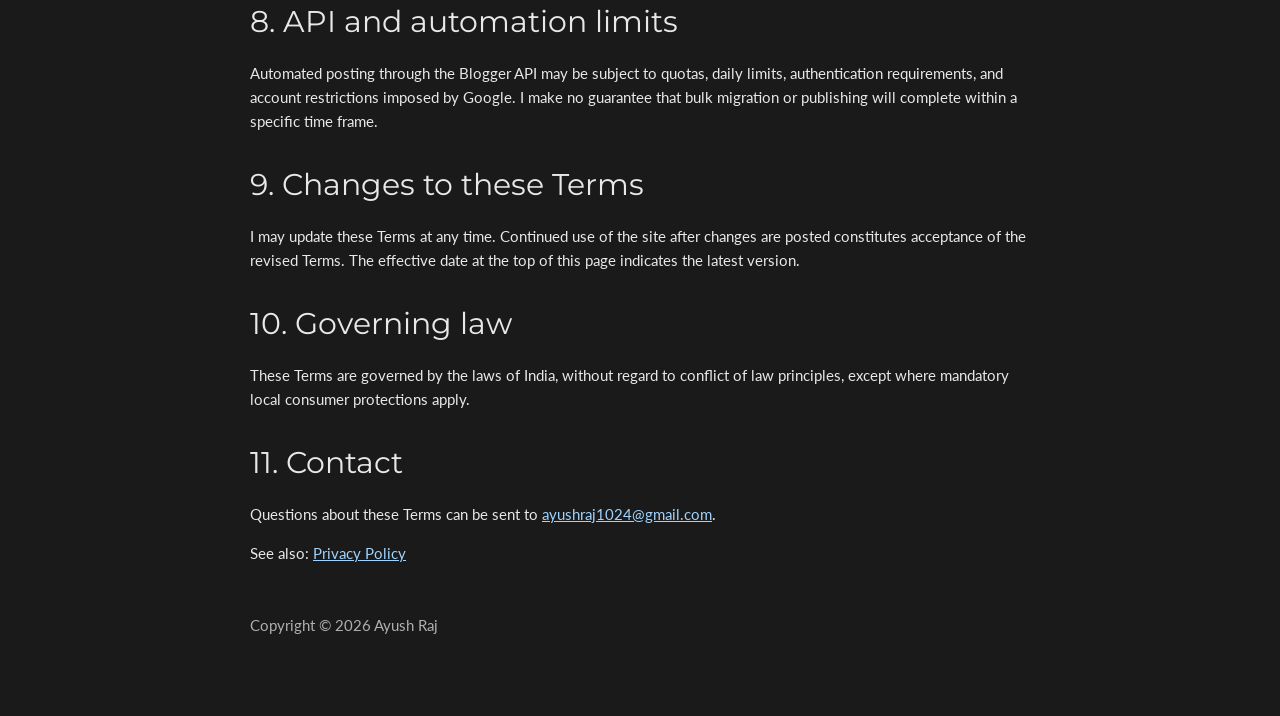
<file: terms-and-conditions.html>
<!DOCTYPE html>
<html lang="en">
<head>
  <title>Terms and Conditions | Ayush Raj</title>
  <meta charset="UTF-8">
  <meta name="viewport" content="width=device-width, initial-scale=1">
  <link rel="stylesheet" href="https://www.w3schools.com/w3css/4/w3.css">
  <link rel="stylesheet" href="https://fonts.googleapis.com/css?family=Lato">
  <link rel="stylesheet" href="https://fonts.googleapis.com/css?family=Montserrat">
  <style>
    body, h1, h2, h3, p, li { font-family: "Lato", sans-serif; }
    h1, h2 { font-family: "Montserrat", sans-serif; }
    body { background-color: #191A19; color: #e8e8e8; line-height: 1.6; }
    a { color: #9fd3ff; }
    .legal-page { max-width: 820px; margin: 0 auto; padding: 48px 20px 64px; }
    .legal-meta { color: #b0b0b0; margin-bottom: 32px; }
    .legal-section { margin-top: 28px; }
  </style>
</head>
<body>
  <main class="legal-page">
    <p><a href="index.html">← Back to home</a></p>

    <h1>Terms and Conditions</h1>
    <p class="legal-meta">
      Effective date: May 24, 2026<br>
      Website: <a href="https://ayushraj.dev">https://ayushraj.dev</a>
    </p>

    <p>
      These Terms and Conditions ("Terms") govern your use of this website and any related
      personal tools operated by Ayush Raj ("I", "me", "my"), including the
      <strong>WP to Blogger CLI</strong> used to migrate or publish blog content through
      the Google Blogger API.
    </p>

    <section class="legal-section">
      <h2>1. Acceptance of terms</h2>
      <p>
        By accessing this website or using any related tools that reference these Terms,
        you agree to these Terms. If you do not agree, please do not use the site or tools.
      </p>
    </section>

    <section class="legal-section">
      <h2>2. Nature of the service</h2>
      <p>
        This website is a personal portfolio and information site. The WP to Blogger CLI
        is a personal automation utility created for my own use to export WordPress content
        and publish it to Blogger. It is provided for convenience and is not offered as a
        commercial product or managed service.
      </p>
    </section>

    <section class="legal-section">
      <h2>3. Acceptable use</h2>
      <p>You agree not to:</p>
      <ul>
        <li>Use this site or related tools for unlawful purposes</li>
        <li>Attempt to gain unauthorized access to systems, accounts, or data</li>
        <li>Interfere with the operation or security of this site or third-party services</li>
        <li>Misuse Google OAuth credentials or API access associated with this project</li>
        <li>Infringe the intellectual property or privacy rights of others</li>
      </ul>
    </section>

    <section class="legal-section">
      <h2>4. Third-party services</h2>
      <p>
        Use of the CLI may depend on third-party platforms such as Google Blogger,
        WordPress.com, and GitHub. Your use of those services remains subject to their
        respective terms and policies. I am not responsible for changes, outages, rate
        limits, or policy enforcement by third-party providers.
      </p>
    </section>

    <section class="legal-section">
      <h2>5. Content ownership</h2>
      <p>
        Content on this website, unless otherwise stated, is owned by Ayush Raj or used
        with permission. Blog posts migrated through the CLI remain my content or the
        content of their original author. You may not copy, reproduce, or redistribute
        site content without permission except as allowed by law.
      </p>
    </section>

    <section class="legal-section">
      <h2>6. Disclaimer of warranties</h2>
      <p>
        This website and any related tools are provided on an <strong>"as is"</strong> and
        <strong>"as available"</strong> basis without warranties of any kind, whether
        express or implied, including but not limited to fitness for a particular purpose,
        reliability, accuracy, or uninterrupted operation.
      </p>
      <p>
        Migration tools may not preserve formatting, images, comments, URLs, or metadata
        perfectly. You are responsible for reviewing imported content before publishing.
      </p>
    </section>

    <section class="legal-section">
      <h2>7. Limitation of liability</h2>
      <p>
        To the fullest extent permitted by law, I shall not be liable for any indirect,
        incidental, special, consequential, or punitive damages, or for any loss of data,
        content, revenue, or profits arising from your use of this site or related tools.
      </p>
    </section>

    <section class="legal-section">
      <h2>8. API and automation limits</h2>
      <p>
        Automated posting through the Blogger API may be subject to quotas, daily limits,
        authentication requirements, and account restrictions imposed by Google. I make no
        guarantee that bulk migration or publishing will complete within a specific time
        frame.
      </p>
    </section>

    <section class="legal-section">
      <h2>9. Changes to these Terms</h2>
      <p>
        I may update these Terms at any time. Continued use of the site after changes are
        posted constitutes acceptance of the revised Terms. The effective date at the top
        of this page indicates the latest version.
      </p>
    </section>

    <section class="legal-section">
      <h2>10. Governing law</h2>
      <p>
        These Terms are governed by the laws of India, without regard to conflict of law
        principles, except where mandatory local consumer protections apply.
      </p>
    </section>

    <section class="legal-section">
      <h2>11. Contact</h2>
      <p>
        Questions about these Terms can be sent to
        <a href="mailto:ayushraj1024@gmail.com">ayushraj1024@gmail.com</a>.
      </p>
      <p>
        See also: <a href="privacy-policy.html">Privacy Policy</a>
      </p>
    </section>

    <footer style="margin-top: 48px; color: #b0b0b0;">
      <p>Copyright © 2026 Ayush Raj</p>
    </footer>
  </main>
</body>
</html>
</file>
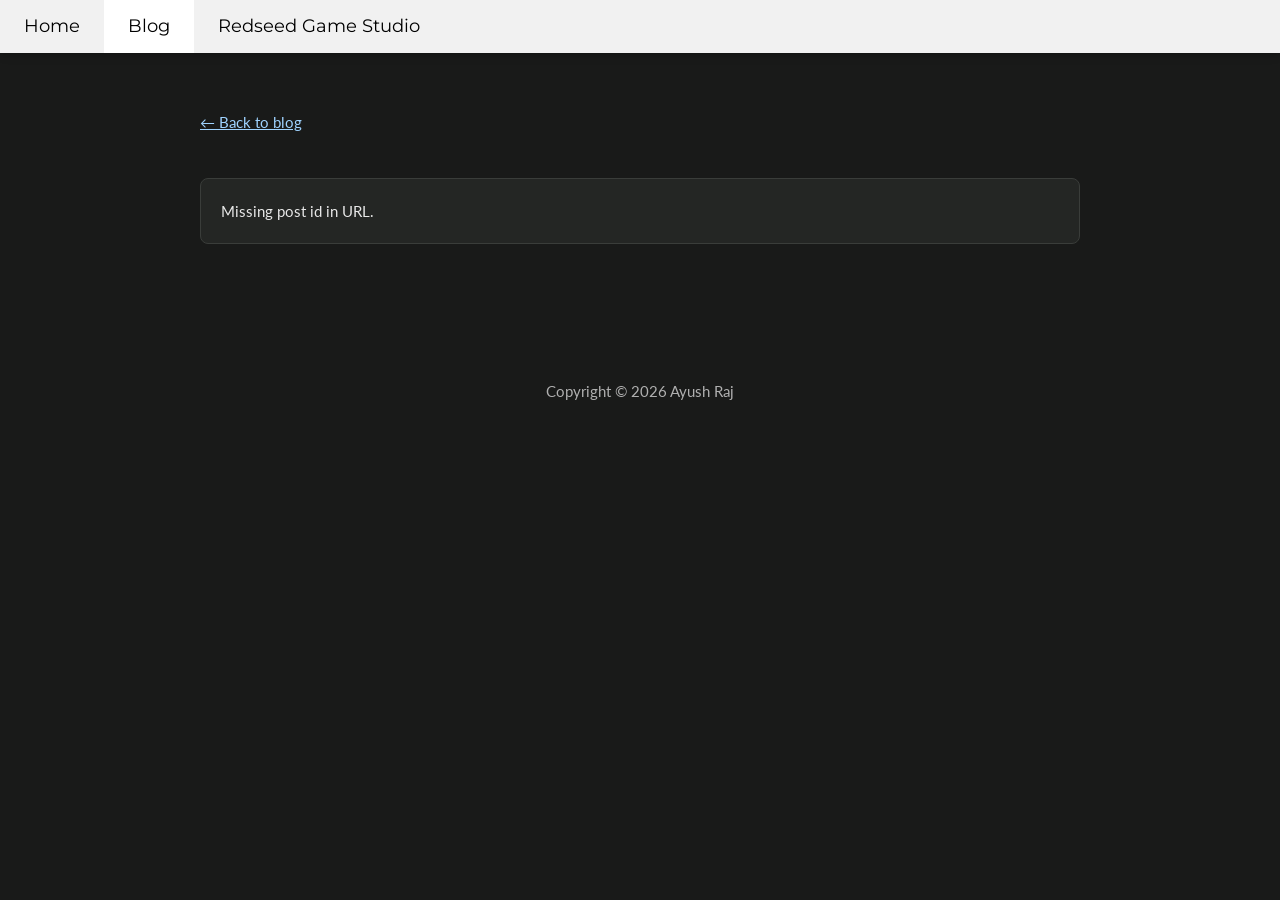
<file: blog/post.html>
<!DOCTYPE html>
<html lang="en">
<head>
  <title>Post | Ayush Raj</title>
  <meta charset="UTF-8">
  <meta name="viewport" content="width=device-width, initial-scale=1">
  <link rel="stylesheet" href="https://www.w3schools.com/w3css/4/w3.css">
  <link rel="stylesheet" href="https://fonts.googleapis.com/css?family=Lato">
  <link rel="stylesheet" href="https://fonts.googleapis.com/css?family=Montserrat">
  <link rel="stylesheet" href="https://cdnjs.cloudflare.com/ajax/libs/font-awesome/4.7.0/css/font-awesome.min.css">
  <link rel="stylesheet" href="blog.css">
  <style>
    body, h1, h2, h3, h4, h5, h6 { font-family: "Lato", sans-serif; }
    .w3-bar, h1, button { font-family: "Montserrat", sans-serif; }
  </style>
</head>
<body>
  <div class="w3-top">
    <div class="w3-bar w3-light-grey w3-card w3-left-align w3-large">
      <a class="w3-bar-item w3-button w3-hide-medium w3-hide-large w3-right w3-padding-large w3-hover-white w3-large w3-light-grey" href="javascript:void(0);" onclick="toggleNav()" title="Toggle Navigation Menu"><i class="fa fa-bars"></i></a>
      <a href="../index.html" class="w3-bar-item w3-button w3-padding-large w3-hover-white">Home</a>
      <a href="index.html" class="w3-bar-item w3-button w3-padding-large w3-white">Blog</a>
      <a href="https://redseed.cc" class="w3-bar-item w3-button w3-hide-small w3-padding-large w3-hover-white">Redseed Game Studio</a>
    </div>

    <div id="navDemo" class="w3-bar-block w3-light-grey w3-hide w3-hide-large w3-hide-medium w3-large">
      <a href="../index.html" class="w3-bar-item w3-button w3-padding-large">Home</a>
      <a href="index.html" class="w3-bar-item w3-button w3-padding-large">Blog</a>
      <a href="https://redseed.cc" class="w3-bar-item w3-button w3-padding-large">Redseed Game Studio</a>
    </div>
  </div>

  <main class="blog-shell">
    <a class="back-link" href="index.html">&larr; Back to blog</a>
    <div id="status" class="status-box">Loading post...</div>
    <article id="post" class="post-article" hidden></article>
  </main>

  <footer class="w3-container w3-padding-32 w3-center" style="color: #b0b0b0;">
    <p>Copyright © <span id="year"></span> Ayush Raj</p>
  </footer>

  <script src="config.js"></script>
  <script src="blogger.js"></script>
  <script>
    function toggleNav() {
      var nav = document.getElementById("navDemo");
      if (nav.className.indexOf("w3-show") === -1) {
        nav.className += " w3-show";
      } else {
        nav.className = nav.className.replace(" w3-show", "");
      }
    }

    function escapeHtml(value) {
      return String(value)
        .replace(/&/g, "&amp;")
        .replace(/</g, "&lt;")
        .replace(/>/g, "&gt;")
        .replace(/"/g, "&quot;")
        .replace(/'/g, "&#39;");
    }

    function renderLabels(labels) {
      if (!labels.length) {
        return "";
      }
      return '<div class="label-row">' + labels.map(function (label) {
        return '<span class="label-chip">' + escapeHtml(label) + "</span>";
      }).join("") + "</div>";
    }

    function getPostIdFromQuery() {
      var params = new URLSearchParams(window.location.search);
      return (params.get("id") || "").trim();
    }

    function loadPost() {
      var postId = getPostIdFromQuery();
      var status = document.getElementById("status");
      var article = document.getElementById("post");

      if (!postId) {
        status.textContent = "Missing post id in URL.";
        return;
      }

      BloggerFeed.fetchPostById(postId).then(function (post) {
        document.title = post.title + " | Ayush Raj";
        status.hidden = true;
        article.hidden = false;
        article.innerHTML =
          "<h1>" + escapeHtml(post.title) + "</h1>" +
          '<div class="post-meta">' + escapeHtml(BloggerFeed.formatDate(post.published)) + "</div>" +
          renderLabels(post.labels) +
          '<div class="post-content">' + post.contentHtml + "</div>" +
          (post.url
            ? '<p style="margin-top: 24px;"><a href="' + escapeHtml(post.url) + '" target="_blank" rel="noopener noreferrer">View on Blogger</a></p>'
            : "");
      }).catch(function (error) {
        status.textContent = error.message || "Could not load this post.";
      });
    }

    document.getElementById("year").textContent = new Date().getFullYear();
    loadPost();
  </script>
</body>
</html>
</file>
<file: blog/blog.css>
body {
  background-color: #191A19;
  color: #e8e8e8;
  line-height: 1.6;
}

a {
  color: #9fd3ff;
}

.blog-shell {
  max-width: 920px;
  margin: 0 auto;
  padding: 110px 20px 64px;
}

.blog-header h1 {
  margin-bottom: 8px;
}

.blog-header p {
  color: #b8b8b8;
  margin-top: 0;
}

.post-card {
  background: #ffffff;
  color: #222;
  border-radius: 8px;
  padding: 24px;
  margin-bottom: 20px;
  box-shadow: 0 2px 8px rgba(0, 0, 0, 0.18);
}

.post-card h2 {
  margin: 0 0 8px;
  font-size: 1.45rem;
}

.post-card h2 a {
  color: #111;
  text-decoration: none;
}

.post-card h2 a:hover {
  color: #0066cc;
}

.post-meta {
  color: #666;
  font-size: 0.92rem;
  margin-bottom: 12px;
}

.post-excerpt {
  margin-bottom: 14px;
}

.read-more {
  display: inline-block;
  font-weight: 600;
}

.label-row {
  margin-top: 12px;
}

.label-chip {
  display: inline-block;
  background: #efefef;
  color: #444;
  border-radius: 999px;
  padding: 4px 10px;
  margin: 0 8px 8px 0;
  font-size: 0.82rem;
}

.pagination {
  display: flex;
  justify-content: space-between;
  align-items: center;
  gap: 12px;
  margin-top: 28px;
}

.pagination a,
.pagination span {
  color: #e8e8e8;
}

.pagination .disabled {
  color: #666;
  pointer-events: none;
}

.status-box {
  background: #242624;
  border: 1px solid #3a3d3a;
  border-radius: 8px;
  padding: 20px;
  margin: 24px 0;
}

.post-article {
  background: #ffffff;
  color: #222;
  border-radius: 8px;
  padding: 28px;
  box-shadow: 0 2px 8px rgba(0, 0, 0, 0.18);
}

.post-article h1 {
  margin-top: 0;
  color: #111;
}

.post-content img,
.post-content iframe,
.post-content video {
  max-width: 100%;
  height: auto;
}

.post-content pre,
.post-content code {
  overflow-x: auto;
}

.back-link {
  display: inline-block;
  margin-bottom: 20px;
}
</file>
